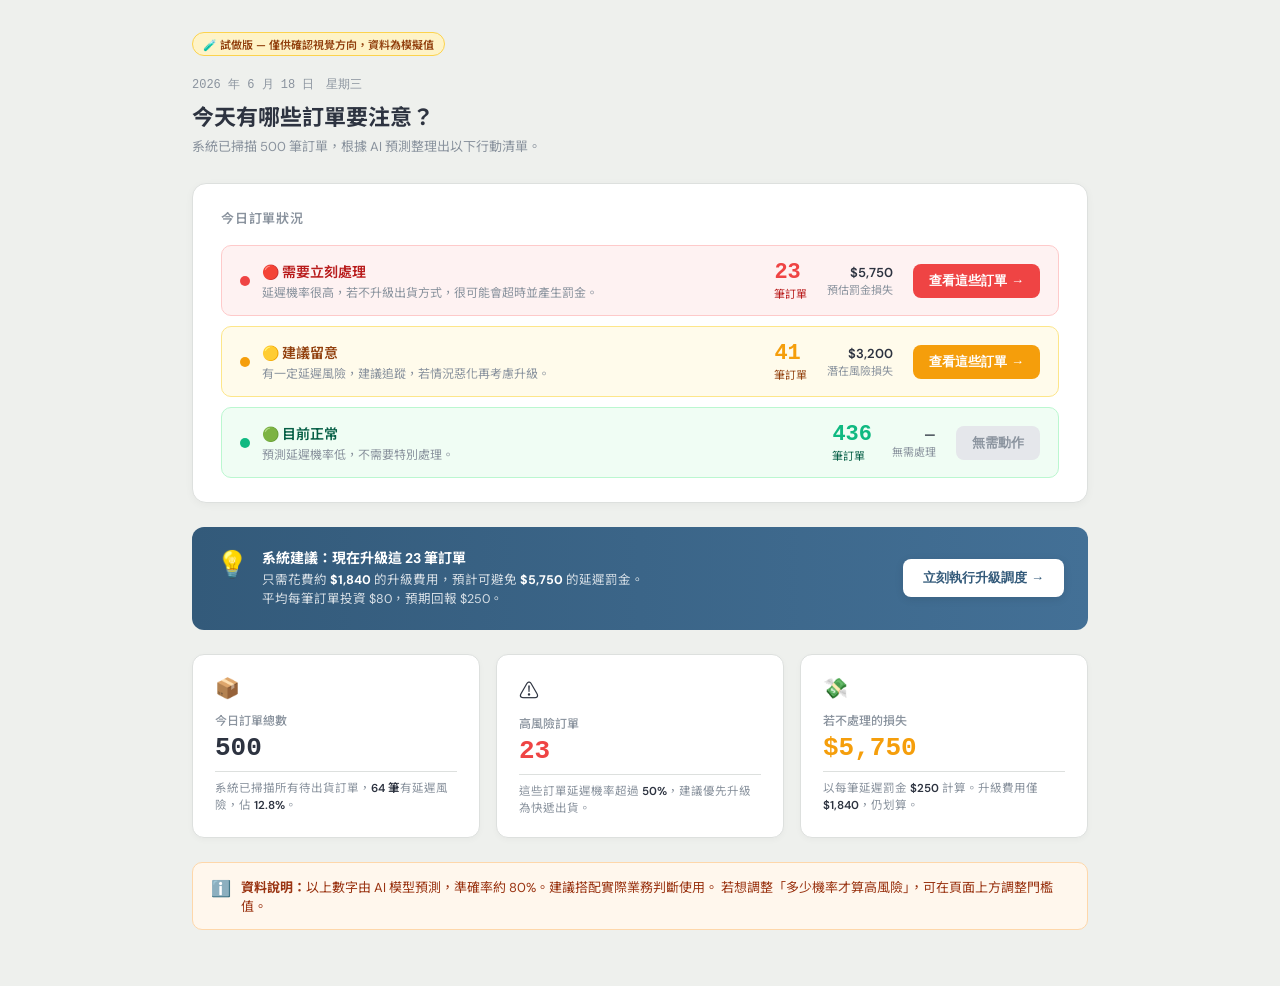
<file: static/dashboard_prototype.html>
<!DOCTYPE html>
<html lang="zh-TW">
<head>
<meta charset="UTF-8">
<meta name="viewport" content="width=device-width, initial-scale=1.0">
<title>Dashboard 試做版</title>
<link href="https://fonts.googleapis.com/css2?family=DM+Sans:wght@300;400;500;600;700&family=Noto+Sans+TC:wght@400;500;600&display=swap" rel="stylesheet">
<style>
:root {
  --navy:    #437096;
  --navy-dk: #335a7a;
  --bg:      #eef0ed;
  --card:    #ffffff;
  --border:  #dde0de;
  --text:    #2d3340;
  --muted:   #8a939e;
  --red:     #ef4444;
  --red-bg:  #fef2f2;
  --red-bd:  #fecaca;
  --yellow:  #f59e0b;
  --yel-bg:  #fffbeb;
  --yel-bd:  #fde68a;
  --green:   #10b981;
  --grn-bg:  #f0fdf4;
  --grn-bd:  #bbf7d0;
}

* { box-sizing: border-box; margin: 0; padding: 0; }
body {
  font-family: 'DM Sans', 'Noto Sans TC', sans-serif;
  background: var(--bg);
  color: var(--text);
  padding: 32px;
  max-width: 960px;
  margin: 0 auto;
}

/* ── 頁面標題 ── */
.page-header { margin-bottom: 28px; }
.page-date { font-size: 12px; color: var(--muted); margin-bottom: 6px; font-family: 'DM Mono', monospace; }
.page-title { font-size: 22px; font-weight: 700; color: var(--text); }
.page-sub { font-size: 13px; color: var(--muted); margin-top: 4px; }

/* ── 今日摘要大卡 ── */
.summary-card {
  background: var(--card);
  border: 1px solid var(--border);
  border-radius: 14px;
  padding: 24px 28px;
  margin-bottom: 24px;
  box-shadow: 0 2px 8px rgba(0,0,0,0.04);
}
.summary-title {
  font-size: 13px;
  font-weight: 600;
  color: var(--muted);
  text-transform: uppercase;
  letter-spacing: 0.8px;
  margin-bottom: 18px;
}
.status-row {
  display: flex;
  align-items: center;
  justify-content: space-between;
  padding: 14px 18px;
  border-radius: 10px;
  margin-bottom: 10px;
  gap: 12px;
  flex-wrap: wrap;
}
.status-row:last-child { margin-bottom: 0; }
.status-row.red    { background: var(--red-bg);  border: 1px solid var(--red-bd); }
.status-row.yellow { background: var(--yel-bg);  border: 1px solid var(--yel-bd); }
.status-row.green  { background: var(--grn-bg);  border: 1px solid var(--grn-bd); }

.status-left { display: flex; align-items: center; gap: 12px; }
.status-dot { width: 10px; height: 10px; border-radius: 50%; flex-shrink: 0; }
.red    .status-dot { background: var(--red); }
.yellow .status-dot { background: var(--yellow); }
.green  .status-dot { background: var(--green); }

.status-label { font-size: 14px; font-weight: 600; }
.red    .status-label { color: #b91c1c; }
.yellow .status-label { color: #92400e; }
.green  .status-label { color: #065f46; }

.status-desc { font-size: 12px; color: var(--muted); margin-top: 2px; }

.status-right { display: flex; align-items: center; gap: 20px; }
.status-count { font-size: 22px; font-weight: 700; font-family: 'DM Mono', monospace; }
.red    .status-count { color: var(--red); }
.yellow .status-count { color: var(--yellow); }
.green  .status-count { color: var(--green); }

.status-meta { text-align: right; }
.status-meta-val { font-size: 13px; font-weight: 600; color: var(--text); }
.status-meta-lbl { font-size: 11px; color: var(--muted); }

.status-action-btn {
  padding: 8px 16px;
  border-radius: 8px;
  border: none;
  font-size: 13px;
  font-weight: 600;
  cursor: pointer;
  white-space: nowrap;
}
.red    .status-action-btn { background: var(--red);    color: white; }
.yellow .status-action-btn { background: var(--yellow); color: white; }
.green  .status-action-btn { background: #e5e7eb; color: var(--muted); cursor: default; }

/* ── KPI 三格 ── */
.kpi-row {
  display: grid;
  grid-template-columns: repeat(3, 1fr);
  gap: 16px;
  margin-bottom: 24px;
}
.kpi-card {
  background: var(--card);
  border: 1px solid var(--border);
  border-radius: 12px;
  padding: 20px 22px;
  box-shadow: 0 2px 6px rgba(0,0,0,0.03);
}
.kpi-icon { font-size: 20px; margin-bottom: 10px; }
.kpi-label { font-size: 12px; color: var(--muted); font-weight: 500; margin-bottom: 4px; }
.kpi-value { font-size: 26px; font-weight: 700; color: var(--text); font-family: 'DM Mono', monospace; }
.kpi-explain {
  font-size: 11.5px;
  color: var(--muted);
  margin-top: 8px;
  line-height: 1.5;
  padding-top: 8px;
  border-top: 1px solid var(--border);
}
.kpi-explain b { color: var(--text); font-weight: 600; }

/* ── 建議動作橫幅 ── */
.action-banner {
  background: linear-gradient(90deg, var(--navy-dk) 0%, var(--navy) 100%);
  border-radius: 12px;
  padding: 20px 24px;
  display: flex;
  align-items: center;
  justify-content: space-between;
  gap: 16px;
  margin-bottom: 24px;
  flex-wrap: wrap;
}
.action-banner-left { display: flex; align-items: flex-start; gap: 14px; }
.action-banner-icon { font-size: 26px; flex-shrink: 0; }
.action-banner-title { font-size: 14px; font-weight: 700; color: white; margin-bottom: 4px; }
.action-banner-desc { font-size: 12.5px; color: rgba(255,255,255,0.8); line-height: 1.55; }
.action-banner-btn {
  background: white;
  color: var(--navy-dk);
  border: none;
  border-radius: 8px;
  padding: 10px 20px;
  font-size: 13px;
  font-weight: 700;
  cursor: pointer;
  white-space: nowrap;
  box-shadow: 0 2px 8px rgba(0,0,0,0.1);
}
.action-banner-btn:hover { background: #f0f4f8; }

/* ── 注意事項提示 ── */
.notice {
  background: #fff7ed;
  border: 1px solid #fed7aa;
  border-radius: 10px;
  padding: 14px 18px;
  font-size: 13px;
  color: #9a3412;
  display: flex;
  align-items: flex-start;
  gap: 10px;
  margin-bottom: 24px;
}
.notice-icon { font-size: 16px; flex-shrink: 0; margin-top: 1px; }
.notice-text b { font-weight: 700; }

/* ── 試做提示 ── */
.prototype-badge {
  display: inline-block;
  background: #fef3c7;
  border: 1px solid #fcd34d;
  color: #92400e;
  font-size: 11px;
  font-weight: 600;
  padding: 3px 10px;
  border-radius: 20px;
  margin-bottom: 20px;
}
</style>
</head>
<body>

<div class="prototype-badge">🧪 試做版 — 僅供確認視覺方向，資料為模擬值</div>

<div class="page-header">
  <div class="page-date">2026 年 6 月 18 日　星期三</div>
  <div class="page-title">今天有哪些訂單要注意？</div>
  <div class="page-sub">系統已掃描 500 筆訂單，根據 AI 預測整理出以下行動清單。</div>
</div>

<!-- 今日摘要 -->
<div class="summary-card">
  <div class="summary-title">今日訂單狀況</div>

  <!-- 紅：立刻處理 -->
  <div class="status-row red">
    <div class="status-left">
      <div class="status-dot"></div>
      <div>
        <div class="status-label">🔴 需要立刻處理</div>
        <div class="status-desc">延遲機率很高，若不升級出貨方式，很可能會超時並產生罰金。</div>
      </div>
    </div>
    <div class="status-right">
      <div>
        <div class="status-count">23</div>
        <div style="font-size:11px; color:#b91c1c;">筆訂單</div>
      </div>
      <div class="status-meta">
        <div class="status-meta-val">$5,750</div>
        <div class="status-meta-lbl">預估罰金損失</div>
      </div>
      <button class="status-action-btn" onclick="alert('前往風險訂單列表（試做版）')">查看這些訂單 →</button>
    </div>
  </div>

  <!-- 黃：留意 -->
  <div class="status-row yellow">
    <div class="status-left">
      <div class="status-dot"></div>
      <div>
        <div class="status-label">🟡 建議留意</div>
        <div class="status-desc">有一定延遲風險，建議追蹤，若情況惡化再考慮升級。</div>
      </div>
    </div>
    <div class="status-right">
      <div>
        <div class="status-count">41</div>
        <div style="font-size:11px; color:#92400e;">筆訂單</div>
      </div>
      <div class="status-meta">
        <div class="status-meta-val">$3,200</div>
        <div class="status-meta-lbl">潛在風險損失</div>
      </div>
      <button class="status-action-btn" onclick="alert('前往風險訂單列表（試做版）')">查看這些訂單 →</button>
    </div>
  </div>

  <!-- 綠：正常 -->
  <div class="status-row green">
    <div class="status-left">
      <div class="status-dot"></div>
      <div>
        <div class="status-label">🟢 目前正常</div>
        <div class="status-desc">預測延遲機率低，不需要特別處理。</div>
      </div>
    </div>
    <div class="status-right">
      <div>
        <div class="status-count">436</div>
        <div style="font-size:11px; color:#065f46;">筆訂單</div>
      </div>
      <div class="status-meta">
        <div class="status-meta-val">—</div>
        <div class="status-meta-lbl">無需處理</div>
      </div>
      <button class="status-action-btn">無需動作</button>
    </div>
  </div>
</div>

<!-- 建議動作橫幅 -->
<div class="action-banner">
  <div class="action-banner-left">
    <div class="action-banner-icon">💡</div>
    <div>
      <div class="action-banner-title">系統建議：現在升級這 23 筆訂單</div>
      <div class="action-banner-desc">
        只需花費約 <b style="color:white;">$1,840</b> 的升級費用，預計可避免 <b style="color:white;">$5,750</b> 的延遲罰金。<br>
        平均每筆訂單投資 $80，預期回報 $250。
      </div>
    </div>
  </div>
  <button class="action-banner-btn" onclick="alert('前往最佳化調度（試做版）')">
    立刻執行升級調度 →
  </button>
</div>

<!-- KPI 三格 -->
<div class="kpi-row">
  <div class="kpi-card">
    <div class="kpi-icon">📦</div>
    <div class="kpi-label">今日訂單總數</div>
    <div class="kpi-value">500</div>
    <div class="kpi-explain">
      系統已掃描所有待出貨訂單，<b>64 筆</b>有延遲風險，佔 <b>12.8%</b>。
    </div>
  </div>
  <div class="kpi-card">
    <div class="kpi-icon">⚠️</div>
    <div class="kpi-label">高風險訂單</div>
    <div class="kpi-value" style="color: #ef4444;">23</div>
    <div class="kpi-explain">
      這些訂單延遲機率超過 <b>50%</b>，建議優先升級為快遞出貨。
    </div>
  </div>
  <div class="kpi-card">
    <div class="kpi-icon">💸</div>
    <div class="kpi-label">若不處理的損失</div>
    <div class="kpi-value" style="color: #f59e0b;">$5,750</div>
    <div class="kpi-explain">
      以每筆延遲罰金 <b>$250</b> 計算。升級費用僅 <b>$1,840</b>，仍划算。
    </div>
  </div>
</div>

<!-- 提示橫幅 -->
<div class="notice">
  <div class="notice-icon">ℹ️</div>
  <div class="notice-text">
    <b>資料說明：</b>以上數字由 AI 模型預測，準確率約 80%。建議搭配實際業務判斷使用。
    若想調整「多少機率才算高風險」，可在頁面上方調整門檻值。
  </div>
</div>

</body>
</html>
</file>
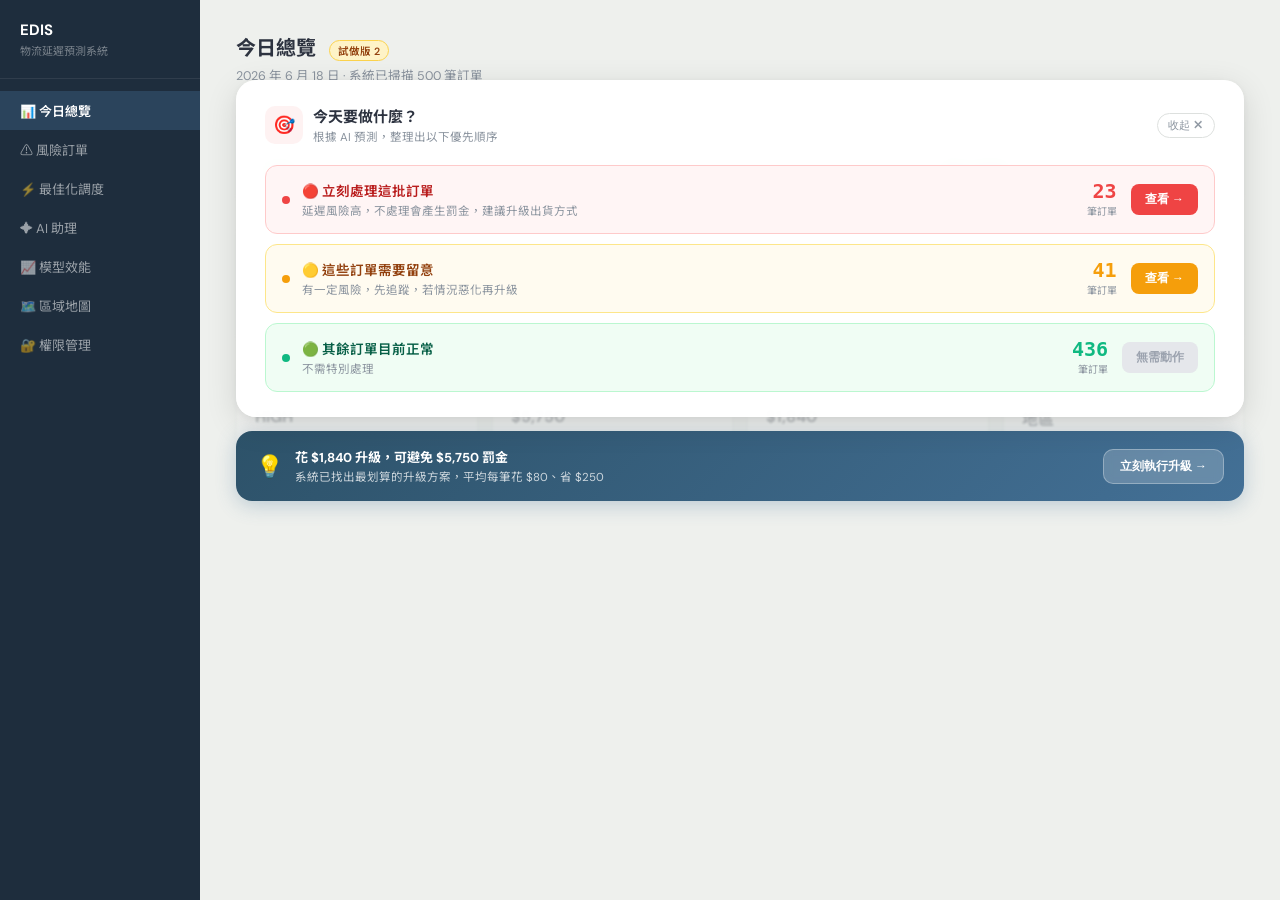
<file: static/dashboard_prototype2.html>
<!DOCTYPE html>
<html lang="zh-TW">
<head>
<meta charset="UTF-8">
<meta name="viewport" content="width=device-width, initial-scale=1.0">
<title>Dashboard 試做版 2 — 懸浮卡片</title>
<link href="https://fonts.googleapis.com/css2?family=DM+Sans:wght@300;400;500;600;700&family=Noto+Sans+TC:wght@400;500;600;700&display=swap" rel="stylesheet">
<style>
:root {
  --navy:    #437096;
  --navy-dk: #2d5269;
  --bg:      #eef0ed;
  --card:    #ffffff;
  --border:  #dde0de;
  --text:    #2d3340;
  --muted:   #8a939e;
  --sidebar: #1e2d3d;
}
* { box-sizing: border-box; margin: 0; padding: 0; }
body { font-family: 'DM Sans','Noto Sans TC',sans-serif; background: var(--bg); display: flex; min-height: 100vh; }

/* ── Sidebar ── */
.sidebar {
  width: 200px; flex-shrink: 0;
  background: var(--sidebar);
  display: flex; flex-direction: column;
  padding: 20px 0;
}
.sidebar-logo {
  padding: 0 20px 20px;
  font-size: 15px; font-weight: 700; color: white;
  border-bottom: 1px solid rgba(255,255,255,0.08);
  margin-bottom: 12px;
}
.sidebar-logo span { font-size: 11px; display: block; color: rgba(255,255,255,0.4); font-weight: 400; margin-top: 2px; }
.nav-item {
  padding: 10px 20px;
  font-size: 13px; color: rgba(255,255,255,0.55);
  cursor: pointer; border-radius: 0;
  display: flex; align-items: center; gap: 10px;
}
.nav-item.active { background: rgba(67,112,150,0.35); color: white; font-weight: 600; }
.nav-item:hover:not(.active) { background: rgba(255,255,255,0.05); color: rgba(255,255,255,0.8); }

/* ── Main ── */
.main { flex: 1; overflow-y: auto; padding: 32px 36px; position: relative; }
.page-title { font-size: 20px; font-weight: 700; color: var(--text); margin-bottom: 4px; }
.page-sub { font-size: 12.5px; color: var(--muted); margin-bottom: 28px; }

/* ── 背景資料區（模擬原本 Dashboard 的感覺，刻意模糊） ── */
.bg-content {
  display: grid; grid-template-columns: repeat(3,1fr); gap: 14px; margin-bottom: 20px;
  opacity: 0.25; filter: blur(1px); pointer-events: none; user-select: none;
}
.bg-card {
  background: white; border-radius: 10px; padding: 18px;
  border: 1px solid var(--border);
}
.bg-card-label { font-size: 11px; color: var(--muted); margin-bottom: 8px; }
.bg-card-val { font-size: 24px; font-weight: 700; color: var(--text); }
.bg-chart { background: white; border-radius: 10px; padding: 18px; border: 1px solid var(--border); height: 120px; margin-bottom: 20px; opacity: 0.25; filter: blur(1px); }

/* ── 懸浮卡片容器 ── */
.float-layer {
  position: absolute;
  top: 80px; left: 36px; right: 36px;
  pointer-events: none;
}

/* ── 懸浮主卡 ── */
.float-card {
  pointer-events: all;
  background: rgba(255,255,255,0.96);
  backdrop-filter: blur(12px);
  border: 1px solid rgba(255,255,255,0.8);
  border-radius: 20px;
  box-shadow: 0 8px 32px rgba(0,0,0,0.12), 0 2px 8px rgba(0,0,0,0.06);
  padding: 24px 28px;
  margin-bottom: 14px;
}
.float-card-header {
  display: flex; align-items: center; justify-content: space-between;
  margin-bottom: 20px;
}
.float-card-title {
  display: flex; align-items: center; gap: 10px;
}
.float-card-icon {
  width: 38px; height: 38px; border-radius: 10px;
  display: flex; align-items: center; justify-content: center;
  font-size: 18px;
}
.float-card-icon.urgent { background: #fef2f2; }
.float-card-icon.info   { background: #eff6ff; }
.float-card-title-text { font-size: 15px; font-weight: 700; color: var(--text); }
.float-card-title-sub  { font-size: 11.5px; color: var(--muted); margin-top: 1px; }
.float-card-dismiss {
  font-size: 11px; color: var(--muted); cursor: pointer; padding: 4px 10px;
  border-radius: 20px; border: 1px solid var(--border);
  background: transparent;
}
.float-card-dismiss:hover { background: var(--bg); }

/* ── 行動項目列表 ── */
.action-list { display: flex; flex-direction: column; gap: 10px; }
.action-item {
  display: flex; align-items: center; justify-content: space-between;
  padding: 14px 16px;
  border-radius: 12px;
  border: 1px solid transparent;
  gap: 12px;
  cursor: pointer;
  transition: transform 0.1s, box-shadow 0.1s;
}
.action-item:hover { transform: translateY(-1px); box-shadow: 0 4px 12px rgba(0,0,0,0.08); }
.action-item.red    { background: #fff5f5; border-color: #fecaca; }
.action-item.yellow { background: #fffbf0; border-color: #fde68a; }
.action-item.green  { background: #f0fdf4; border-color: #bbf7d0; cursor: default; }
.action-item.green:hover { transform: none; box-shadow: none; }

.action-item-left { display: flex; align-items: center; gap: 12px; flex: 1; min-width: 0; }
.action-dot { width: 8px; height: 8px; border-radius: 50%; flex-shrink: 0; }
.red    .action-dot { background: #ef4444; }
.yellow .action-dot { background: #f59e0b; }
.green  .action-dot { background: #10b981; }

.action-text { flex: 1; min-width: 0; }
.action-label { font-size: 13.5px; font-weight: 600; }
.red    .action-label { color: #b91c1c; }
.yellow .action-label { color: #92400e; }
.green  .action-label { color: #065f46; }
.action-desc { font-size: 11.5px; color: var(--muted); margin-top: 2px; white-space: nowrap; overflow: hidden; text-overflow: ellipsis; }

.action-right { display: flex; align-items: center; gap: 14px; flex-shrink: 0; }
.action-count { text-align: right; }
.action-count-val { font-size: 20px; font-weight: 700; font-family: 'DM Mono',monospace; line-height: 1; }
.red    .action-count-val { color: #ef4444; }
.yellow .action-count-val { color: #f59e0b; }
.green  .action-count-val { color: #10b981; }
.action-count-unit { font-size: 10px; color: var(--muted); margin-top: 2px; }

.action-btn {
  padding: 7px 14px; border-radius: 8px; border: none;
  font-size: 12px; font-weight: 600; cursor: pointer; white-space: nowrap;
}
.red    .action-btn { background: #ef4444; color: white; }
.yellow .action-btn { background: #f59e0b; color: white; }
.green  .action-btn { background: #e5e7eb; color: #9ca3af; cursor: default; }

/* ── 建議小卡（底部） ── */
.float-hint {
  pointer-events: all;
  background: linear-gradient(135deg, var(--navy-dk) 0%, var(--navy) 100%);
  border-radius: 16px;
  padding: 16px 20px;
  display: flex; align-items: center; justify-content: space-between; gap: 14px;
  box-shadow: 0 4px 20px rgba(67,112,150,0.3);
}
.float-hint-left { display: flex; align-items: center; gap: 12px; }
.float-hint-emoji { font-size: 22px; }
.float-hint-title { font-size: 13px; font-weight: 700; color: white; }
.float-hint-desc  { font-size: 11.5px; color: rgba(255,255,255,0.75); margin-top: 2px; }
.float-hint-btn {
  background: rgba(255,255,255,0.2);
  border: 1px solid rgba(255,255,255,0.3);
  color: white; border-radius: 10px;
  padding: 8px 16px; font-size: 12px; font-weight: 600;
  cursor: pointer; white-space: nowrap;
  backdrop-filter: blur(4px);
}
.float-hint-btn:hover { background: rgba(255,255,255,0.3); }

/* ── 試做標籤 ── */
.proto-tag {
  display: inline-block;
  background: #fef3c7; border: 1px solid #fcd34d;
  color: #92400e; font-size: 10.5px; font-weight: 600;
  padding: 2px 8px; border-radius: 20px; margin-left: 8px;
  vertical-align: middle;
}
</style>
</head>
<body>

<!-- Sidebar -->
<div class="sidebar">
  <div class="sidebar-logo">EDIS <span>物流延遲預測系統</span></div>
  <div class="nav-item active">📊 今日總覽</div>
  <div class="nav-item">⚠️ 風險訂單</div>
  <div class="nav-item">⚡ 最佳化調度</div>
  <div class="nav-item">✦ AI 助理</div>
  <div class="nav-item">📈 模型效能</div>
  <div class="nav-item">🗺️ 區域地圖</div>
  <div class="nav-item">🔐 權限管理</div>
</div>

<!-- Main -->
<div class="main">
  <div class="page-title">今日總覽 <span class="proto-tag">試做版 2</span></div>
  <div class="page-sub">2026 年 6 月 18 日 · 系統已掃描 500 筆訂單</div>

  <!-- 背景（模擬舊 Dashboard 的資料區塊，刻意淡化） -->
  <div class="bg-content">
    <div class="bg-card"><div class="bg-card-label">待處理訂單總數</div><div class="bg-card-val">500</div></div>
    <div class="bg-card"><div class="bg-card-label">預估延遲訂單數</div><div class="bg-card-val">64</div></div>
    <div class="bg-card"><div class="bg-card-label">預期延遲罰金損失</div><div class="bg-card-val">$8,950</div></div>
  </div>
  <div class="bg-chart"></div>
  <div class="bg-content" style="grid-template-columns:repeat(4,1fr);">
    <div class="bg-card"><div class="bg-card-label">SLA Risk</div><div class="bg-card-val" style="font-size:16px">HIGH</div></div>
    <div class="bg-card"><div class="bg-card-label">Penalty Exposure</div><div class="bg-card-val" style="font-size:16px">$5,750</div></div>
    <div class="bg-card"><div class="bg-card-label">Budget Ask</div><div class="bg-card-val" style="font-size:16px">$1,840</div></div>
    <div class="bg-card"><div class="bg-card-label">Primary Driver</div><div class="bg-card-val" style="font-size:16px">地區</div></div>
  </div>

  <!-- 懸浮卡片層 -->
  <div class="float-layer">

    <!-- 主卡：今天要做什麼 -->
    <div class="float-card">
      <div class="float-card-header">
        <div class="float-card-title">
          <div class="float-card-icon urgent">🎯</div>
          <div>
            <div class="float-card-title-text">今天要做什麼？</div>
            <div class="float-card-title-sub">根據 AI 預測，整理出以下優先順序</div>
          </div>
        </div>
        <button class="float-card-dismiss" onclick="this.closest('.float-card').style.display='none'">收起 ✕</button>
      </div>

      <div class="action-list">
        <!-- 紅：立刻處理 -->
        <div class="action-item red" onclick="alert('前往風險訂單列表')">
          <div class="action-item-left">
            <div class="action-dot"></div>
            <div class="action-text">
              <div class="action-label">🔴 立刻處理這批訂單</div>
              <div class="action-desc">延遲風險高，不處理會產生罰金，建議升級出貨方式</div>
            </div>
          </div>
          <div class="action-right">
            <div class="action-count">
              <div class="action-count-val">23</div>
              <div class="action-count-unit">筆訂單</div>
            </div>
            <button class="action-btn">查看 →</button>
          </div>
        </div>

        <!-- 黃：留意 -->
        <div class="action-item yellow" onclick="alert('前往風險訂單列表（黃色篩選）')">
          <div class="action-item-left">
            <div class="action-dot"></div>
            <div class="action-text">
              <div class="action-label">🟡 這些訂單需要留意</div>
              <div class="action-desc">有一定風險，先追蹤，若情況惡化再升級</div>
            </div>
          </div>
          <div class="action-right">
            <div class="action-count">
              <div class="action-count-val">41</div>
              <div class="action-count-unit">筆訂單</div>
            </div>
            <button class="action-btn">查看 →</button>
          </div>
        </div>

        <!-- 綠：正常 -->
        <div class="action-item green">
          <div class="action-item-left">
            <div class="action-dot"></div>
            <div class="action-text">
              <div class="action-label">🟢 其餘訂單目前正常</div>
              <div class="action-desc">不需特別處理</div>
            </div>
          </div>
          <div class="action-right">
            <div class="action-count">
              <div class="action-count-val">436</div>
              <div class="action-count-unit">筆訂單</div>
            </div>
            <button class="action-btn">無需動作</button>
          </div>
        </div>
      </div>
    </div>

    <!-- 建議動作小卡 -->
    <div class="float-hint">
      <div class="float-hint-left">
        <div class="float-hint-emoji">💡</div>
        <div>
          <div class="float-hint-title">花 $1,840 升級，可避免 $5,750 罰金</div>
          <div class="float-hint-desc">系統已找出最划算的升級方案，平均每筆花 $80、省 $250</div>
        </div>
      </div>
      <button class="float-hint-btn" onclick="alert('前往最佳化調度')">立刻執行升級 →</button>
    </div>

  </div>
</div>

</body>
</html>
</file>
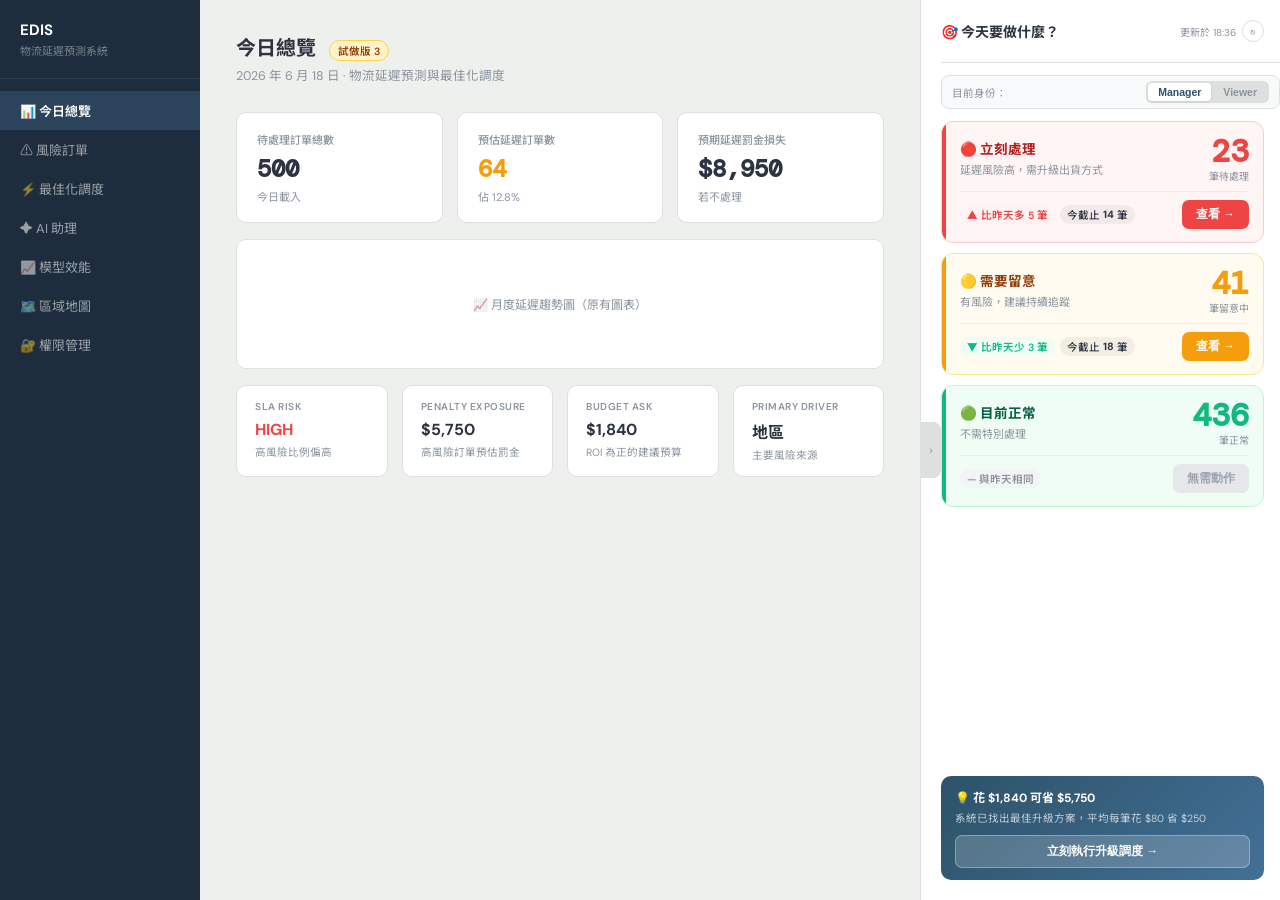
<file: static/dashboard_prototype3.html>
<!DOCTYPE html>
<html lang="zh-TW">
<head>
<meta charset="UTF-8">
<meta name="viewport" content="width=device-width, initial-scale=1.0">
<title>Dashboard 試做版 3 — 右側面板</title>
<link href="https://fonts.googleapis.com/css2?family=DM+Sans:wght@300;400;500;600;700&family=Noto+Sans+TC:wght@400;500;600;700&family=DM+Mono:wght@400;500&display=swap" rel="stylesheet">
<style>
:root {
  --navy:    #437096;
  --navy-dk: #2d5269;
  --bg:      #eef0ed;
  --card:    #ffffff;
  --border:  #dde0de;
  --text:    #2d3340;
  --muted:   #8a939e;
  --sidebar: #1e2d3d;
}
* { box-sizing: border-box; margin: 0; padding: 0; }
body { font-family: 'DM Sans','Noto Sans TC',sans-serif; background: var(--bg); display: flex; min-height: 100vh; overflow: hidden; }

/* ════════════════════════
   左側導覽列（固定，不收折）
════════════════════════ */
.sidebar {
  width: 200px; flex-shrink: 0;
  background: var(--sidebar);
  display: flex; flex-direction: column;
  padding: 20px 0;
}
.sidebar-logo { padding: 0 20px 20px; font-size: 15px; font-weight: 700; color: white; border-bottom: 1px solid rgba(255,255,255,0.08); margin-bottom: 12px; }
.sidebar-logo span { font-size: 11px; display: block; color: rgba(255,255,255,0.4); font-weight: 400; margin-top: 2px; }
.nav-item { padding: 10px 20px; font-size: 13px; color: rgba(255,255,255,0.55); cursor: pointer; display: flex; align-items: center; gap: 10px; }
.nav-item.active { background: rgba(67,112,150,0.35); color: white; font-weight: 600; }
.nav-item:hover:not(.active) { background: rgba(255,255,255,0.05); color: rgba(255,255,255,0.8); }

/* ════════════════════════
   主內容
════════════════════════ */
.main {
  flex: 1; overflow-y: auto;
  padding: 32px 36px;
  min-width: 0;
}
.page-title { font-size: 20px; font-weight: 700; color: var(--text); margin-bottom: 4px; }
.page-sub { font-size: 12.5px; color: var(--muted); margin-bottom: 28px; }
.proto-tag { display: inline-block; background: #fef3c7; border: 1px solid #fcd34d; color: #92400e; font-size: 10.5px; font-weight: 600; padding: 2px 8px; border-radius: 20px; margin-left: 8px; vertical-align: middle; }

.kpi-row { display: grid; grid-template-columns: repeat(3,1fr); gap: 14px; margin-bottom: 16px; }
.kpi-card { background: white; border-radius: 10px; padding: 18px 20px; border: 1px solid var(--border); }
.kpi-label { font-size: 11px; color: var(--muted); margin-bottom: 6px; font-weight: 500; }
.kpi-val { font-size: 24px; font-weight: 700; color: var(--text); font-family: 'DM Mono',monospace; }
.kpi-sub { font-size: 11px; color: var(--muted); margin-top: 4px; }
.exec-row { display: grid; grid-template-columns: repeat(4,1fr); gap: 14px; margin-bottom: 16px; }
.exec-card { background: white; border-radius: 10px; padding: 14px 18px; border: 1px solid var(--border); }
.exec-label { font-size: 10px; color: var(--muted); font-weight: 600; text-transform: uppercase; letter-spacing: .5px; margin-bottom: 6px; }
.exec-val { font-size: 16px; font-weight: 700; color: var(--text); }
.exec-note { font-size: 10.5px; color: var(--muted); margin-top: 4px; }
.chart-card { background: white; border-radius: 10px; padding: 18px 20px; border: 1px solid var(--border); height: 130px; display: flex; align-items: center; justify-content: center; margin-bottom: 16px; }
.chart-placeholder { color: var(--muted); font-size: 12px; }

/* ════════════════════════
   右側行動面板
════════════════════════ */
#right-panel {
  flex-shrink: 0;
  width: 360px;
  background: var(--card);
  border-left: 1px solid var(--border);
  display: flex; flex-direction: column;
  position: relative;
  transition: width .28s cubic-bezier(.4,0,.2,1);
  overflow: hidden;
}
#right-panel.collapsed { width: 44px; }

/* 收折按鈕（貼在面板左緣） */
.rp-toggle {
  position: absolute;
  top: 50%; left: 0;
  transform: translateY(-50%);
  width: 20px; height: 56px;
  background: var(--border);
  border: none; border-radius: 0 8px 8px 0;
  cursor: pointer;
  display: flex; align-items: center; justify-content: center;
  color: var(--muted); font-size: 11px;
  transition: background .15s, color .15s;
  z-index: 10;
}
.rp-toggle:hover { background: var(--navy); color: white; }
.rp-toggle-arrow {
  transition: transform .28s cubic-bezier(.4,0,.2,1);
  display: inline-block;
}
#right-panel.collapsed .rp-toggle-arrow { transform: rotate(180deg); }

/* 收合狀態：垂直標題 */
.rp-collapsed-label {
  position: absolute;
  top: 0; left: 0; right: 0; bottom: 0;
  display: flex; flex-direction: column;
  align-items: center; justify-content: center;
  gap: 8px;
  opacity: 0;
  transition: opacity .2s;
  pointer-events: none;
}
#right-panel.collapsed .rp-collapsed-label { opacity: 1; pointer-events: all; cursor: pointer; }
.rp-collapsed-label:hover ~ * { background: var(--bg); }
.rp-badge {
  background: #ef4444; color: white;
  font-size: 11px; font-weight: 700;
  width: 22px; height: 22px; border-radius: 50%;
  display: flex; align-items: center; justify-content: center;
  font-family: 'DM Mono', monospace;
}
.rp-vtxt {
  writing-mode: vertical-rl;
  text-orientation: mixed;
  font-size: 11px; font-weight: 600;
  color: var(--muted);
  letter-spacing: 1px;
}

/* 展開狀態：全部內容 */
.rp-content {
  flex: 1; display: flex; flex-direction: column;
  padding-left: 20px;
  overflow: hidden;
  opacity: 1;
  transition: opacity .2s;
  min-width: 340px;
}
#right-panel.collapsed .rp-content { opacity: 0; pointer-events: none; }

/* 面板標題 */
.rp-header {
  padding: 20px 16px 14px 0;
  border-bottom: 1px solid var(--border);
  margin-bottom: 12px;
}
.rp-header-top {
  display: flex; align-items: center; justify-content: space-between;
  margin-bottom: 6px;
}
.rp-title { font-size: 14px; font-weight: 700; color: var(--text); display: flex; align-items: center; gap: 7px; }
.rp-header-right { display: flex; align-items: center; gap: 6px; }
.rp-update { font-size: 10px; color: var(--muted); }
.rp-refresh {
  width: 22px; height: 22px; border-radius: 50%;
  border: 1px solid var(--border); background: transparent;
  cursor: pointer; display: flex; align-items: center; justify-content: center;
  font-size: 11px; color: var(--muted);
}
.rp-refresh:hover { background: var(--bg); color: var(--navy); }
.rp-refresh.spinning { animation: spin .7s linear; }
@keyframes spin { to { transform: rotate(360deg); } }

/* 角色切換 */
.role-bar {
  display: flex; align-items: center; justify-content: space-between;
  background: #f8f9fa; border: 1px solid var(--border);
  border-radius: 8px; padding: 5px 10px;
  margin: 0 0 12px;
}
.role-label-txt { font-size: 10.5px; color: var(--muted); }
.role-toggle { display: flex; background: var(--border); border-radius: 6px; padding: 2px; gap: 2px; }
.role-btn { font-size: 10.5px; font-weight: 600; padding: 3px 10px; border-radius: 4px; border: none; cursor: pointer; background: transparent; color: var(--muted); }
.role-btn.active { background: white; color: var(--navy-dk); box-shadow: 0 1px 3px rgba(0,0,0,.1); }

/* 行動列表 */
.rp-list { display: flex; flex-direction: column; gap: 10px; padding-right: 16px; overflow-y: auto; flex: 1; }

.rp-item {
  border-radius: 12px;
  cursor: pointer;
  transition: box-shadow .15s, transform .12s;
  border: 1px solid transparent;
  overflow: hidden;
  position: relative;
}
.rp-item:hover { transform: translateY(-1px); box-shadow: 0 4px 14px rgba(0,0,0,.08); }
.rp-item.red    { background: #fff5f5; border-color: #fecaca; }
.rp-item.yellow { background: #fffbf0; border-color: #fde68a; }
.rp-item.green  { background: #f0fdf4; border-color: #bbf7d0; cursor: default; }
.rp-item.green:hover { transform: none; box-shadow: none; }

/* 左側色條 */
.rp-item::before {
  content: '';
  position: absolute; left: 0; top: 0; bottom: 0;
  width: 4px; border-radius: 12px 0 0 12px;
}
.rp-item.red::before    { background: #ef4444; }
.rp-item.yellow::before { background: #f59e0b; }
.rp-item.green::before  { background: #10b981; }

.rp-item-inner { padding: 13px 14px 13px 18px; }

/* 上半：數字 + 標題 */
.rp-item-top {
  display: flex; align-items: center;
  justify-content: space-between; gap: 10px;
  margin-bottom: 8px;
}
.rp-item-left { flex: 1; min-width: 0; }
.rp-item-label {
  font-size: 13.5px; font-weight: 700; line-height: 1.3;
  margin-bottom: 3px;
}
.red    .rp-item-label { color: #b91c1c; }
.yellow .rp-item-label { color: #92400e; }
.green  .rp-item-label { color: #065f46; }
.rp-item-desc { font-size: 11px; color: var(--muted); }

/* 大數字 */
.rp-item-count { text-align: right; flex-shrink: 0; }
.rp-count-val {
  font-size: 32px; font-weight: 700;
  font-family: 'DM Mono',monospace;
  line-height: 1;
}
.red    .rp-count-val { color: #ef4444; }
.yellow .rp-count-val { color: #f59e0b; }
.green  .rp-count-val { color: #10b981; }
.rp-count-unit { font-size: 10px; color: var(--muted); text-align: right; margin-top: 1px; }

/* 下半：趨勢 + 截止日 + 按鈕 */
.rp-item-footer {
  display: flex; align-items: center; justify-content: space-between;
  gap: 8px;
  padding-top: 8px;
  border-top: 1px solid rgba(0,0,0,.06);
}
.rp-item-tags { display: flex; align-items: center; gap: 5px; flex-wrap: wrap; }

/* 趨勢標籤 */
.rp-trend-tag {
  display: inline-flex; align-items: center; gap: 3px;
  font-size: 10.5px; font-weight: 600;
  padding: 2px 7px; border-radius: 20px;
}
.trend-up   { background: #fef2f2; color: #ef4444; }
.trend-down { background: #f0fdf4; color: #10b981; }
.trend-same { background: #f3f4f6; color: var(--muted); }

/* 截止日標籤 */
.rp-due-tag {
  display: inline-flex; align-items: center; gap: 3px;
  font-size: 10.5px; font-weight: 500;
  padding: 2px 7px; border-radius: 20px;
  background: rgba(0,0,0,.05); color: var(--text);
}
.rp-due-tag b { font-weight: 700; }

.rp-btn {
  padding: 6px 14px; border-radius: 7px; border: none;
  font-size: 12px; font-weight: 600; cursor: pointer;
  white-space: nowrap; flex-shrink: 0;
}
.red    .rp-btn { background: #ef4444; color: white; }
.yellow .rp-btn { background: #f59e0b; color: white; }
.green  .rp-btn { background: #e5e7eb; color: #9ca3af; cursor: default; }
.rp-btn.locked  { background: #e5e7eb; color: #9ca3af; cursor: not-allowed; }

/* 建議橫幅 */
.rp-hint {
  margin: 12px 16px 20px 0;
  background: linear-gradient(135deg, var(--navy-dk), var(--navy));
  border-radius: 10px; padding: 12px 14px;
  flex-shrink: 0;
}
.rp-hint-title { font-size: 12px; font-weight: 700; color: white; margin-bottom: 4px; }
.rp-hint-desc  { font-size: 10.5px; color: rgba(255,255,255,.7); margin-bottom: 10px; }
.rp-hint-btn {
  width: 100%; background: rgba(255,255,255,.18);
  border: 1px solid rgba(255,255,255,.3); color: white;
  border-radius: 7px; padding: 7px; font-size: 12px; font-weight: 600;
  cursor: pointer;
}
.rp-hint-btn:hover { background: rgba(255,255,255,.28); }
.rp-hint-btn.locked { opacity: .5; cursor: not-allowed; }

/* 載入 skeleton */
.skeleton-list { display: flex; flex-direction: column; gap: 8px; padding-right: 16px; }
.skeleton-item {
  height: 90px; border-radius: 10px;
  background: linear-gradient(90deg, #f0f0f0 25%, #e0e0e0 50%, #f0f0f0 75%);
  background-size: 200% 100%;
  animation: shimmer 1.4s infinite;
}
@keyframes shimmer { 0%{background-position:200% 0} 100%{background-position:-200% 0} }

/* 空狀態 */
.empty-state { text-align: center; padding: 28px 16px; }
.empty-icon  { font-size: 32px; margin-bottom: 8px; }
.empty-title { font-size: 13px; font-weight: 700; color: #065f46; margin-bottom: 4px; }
.empty-desc  { font-size: 11px; color: var(--muted); }
</style>
</head>
<body>

<!-- 左側導覽列 -->
<div class="sidebar">
  <div class="sidebar-logo">EDIS <span>物流延遲預測系統</span></div>
  <div class="nav-item active">📊 今日總覽</div>
  <div class="nav-item">⚠️ 風險訂單</div>
  <div class="nav-item">⚡ 最佳化調度</div>
  <div class="nav-item">✦ AI 助理</div>
  <div class="nav-item">📈 模型效能</div>
  <div class="nav-item">🗺️ 區域地圖</div>
  <div class="nav-item">🔐 權限管理</div>
</div>

<!-- 主內容 -->
<div class="main">
  <div class="page-title">今日總覽 <span class="proto-tag">試做版 3</span></div>
  <div class="page-sub">2026 年 6 月 18 日 · 物流延遲預測與最佳化調度</div>
  <div class="kpi-row">
    <div class="kpi-card"><div class="kpi-label">待處理訂單總數</div><div class="kpi-val">500</div><div class="kpi-sub">今日載入</div></div>
    <div class="kpi-card"><div class="kpi-label">預估延遲訂單數</div><div class="kpi-val" style="color:#f59e0b">64</div><div class="kpi-sub">佔 12.8%</div></div>
    <div class="kpi-card"><div class="kpi-label">預期延遲罰金損失</div><div class="kpi-val">$8,950</div><div class="kpi-sub">若不處理</div></div>
  </div>
  <div class="chart-card"><div class="chart-placeholder">📈 月度延遲趨勢圖（原有圖表）</div></div>
  <div class="exec-row">
    <div class="exec-card"><div class="exec-label">SLA Risk</div><div class="exec-val" style="color:#ef4444">HIGH</div><div class="exec-note">高風險比例偏高</div></div>
    <div class="exec-card"><div class="exec-label">Penalty Exposure</div><div class="exec-val">$5,750</div><div class="exec-note">高風險訂單預估罰金</div></div>
    <div class="exec-card"><div class="exec-label">Budget Ask</div><div class="exec-val">$1,840</div><div class="exec-note">ROI 為正的建議預算</div></div>
    <div class="exec-card"><div class="exec-label">Primary Driver</div><div class="exec-val">地區</div><div class="exec-note">主要風險來源</div></div>
  </div>
</div>

<!-- 右側行動面板 -->
<div id="right-panel">

  <!-- 收折按鈕 -->
  <button class="rp-toggle" onclick="toggleRightPanel()" title="收合行動面板">
    <span class="rp-toggle-arrow">›</span>
  </button>

  <!-- 收合狀態顯示 -->
  <div class="rp-collapsed-label" onclick="toggleRightPanel()">
    <div class="rp-badge">23</div>
    <div class="rp-vtxt">今日待辦</div>
  </div>

  <!-- 展開內容 -->
  <div class="rp-content">

    <!-- 標題 -->
    <div class="rp-header">
      <div class="rp-header-top">
        <div class="rp-title">🎯 今天要做什麼？</div>
        <div class="rp-header-right">
          <span class="rp-update" id="rp-update">更新中...</span>
          <button class="rp-refresh" id="rp-refresh" onclick="doRefresh()" title="重新整理">↻</button>
        </div>
      </div>
    </div>

    <!-- 角色切換 -->
    <div class="role-bar">
      <span class="role-label-txt">目前身份：</span>
      <div class="role-toggle">
        <button class="role-btn active" id="role-manager" onclick="setRole('manager')">Manager</button>
        <button class="role-btn"        id="role-viewer"  onclick="setRole('viewer')">Viewer</button>
      </div>
    </div>

    <!-- skeleton -->
    <div id="rp-skeleton" class="skeleton-list" style="display:none">
      <div class="skeleton-item"></div>
      <div class="skeleton-item"></div>
      <div class="skeleton-item"></div>
    </div>

    <!-- 空狀態 -->
    <div class="empty-state" id="rp-empty" style="display:none">
      <div class="empty-icon">✅</div>
      <div class="empty-title">今天所有訂單都正常！</div>
      <div class="empty-desc">沒有高風險或需要留意的訂單</div>
    </div>

    <!-- 行動列表 -->
    <div class="rp-list" id="rp-list">

      <!-- 紅 -->
      <div class="rp-item red" onclick="handleItemClick('red')">
        <div class="rp-item-inner">
          <div class="rp-item-top">
            <div class="rp-item-left">
              <div class="rp-item-label">🔴 立刻處理</div>
              <div class="rp-item-desc">延遲風險高，需升級出貨方式</div>
            </div>
            <div class="rp-item-count">
              <div class="rp-count-val">23</div>
              <div class="rp-count-unit">筆待處理</div>
            </div>
          </div>
          <div class="rp-item-footer">
            <div class="rp-item-tags">
              <span class="rp-trend-tag trend-up">▲ 比昨天多 5 筆</span>
              <span class="rp-due-tag">今截止 <b>14</b> 筆</span>
            </div>
            <button class="rp-btn" id="red-btn">查看 →</button>
          </div>
        </div>
      </div>

      <!-- 黃 -->
      <div class="rp-item yellow" onclick="handleItemClick('yellow')">
        <div class="rp-item-inner">
          <div class="rp-item-top">
            <div class="rp-item-left">
              <div class="rp-item-label">🟡 需要留意</div>
              <div class="rp-item-desc">有風險，建議持續追蹤</div>
            </div>
            <div class="rp-item-count">
              <div class="rp-count-val">41</div>
              <div class="rp-count-unit">筆留意中</div>
            </div>
          </div>
          <div class="rp-item-footer">
            <div class="rp-item-tags">
              <span class="rp-trend-tag trend-down">▼ 比昨天少 3 筆</span>
              <span class="rp-due-tag">今截止 <b>18</b> 筆</span>
            </div>
            <button class="rp-btn" id="yellow-btn">查看 →</button>
          </div>
        </div>
      </div>

      <!-- 綠 -->
      <div class="rp-item green">
        <div class="rp-item-inner">
          <div class="rp-item-top">
            <div class="rp-item-left">
              <div class="rp-item-label">🟢 目前正常</div>
              <div class="rp-item-desc">不需特別處理</div>
            </div>
            <div class="rp-item-count">
              <div class="rp-count-val">436</div>
              <div class="rp-count-unit">筆正常</div>
            </div>
          </div>
          <div class="rp-item-footer">
            <div class="rp-item-tags">
              <span class="rp-trend-tag trend-same">— 與昨天相同</span>
            </div>
            <button class="rp-btn">無需動作</button>
          </div>
        </div>
      </div>

    </div>

    <!-- 建議橫幅 -->
    <div class="rp-hint">
      <div class="rp-hint-title">💡 花 $1,840 可省 $5,750</div>
      <div class="rp-hint-desc">系統已找出最佳升級方案，平均每筆花 $80 省 $250</div>
      <button class="rp-hint-btn" id="hint-btn" onclick="handleUpgrade()">立刻執行升級調度 →</button>
    </div>
  </div>
</div>

<script>
let role = 'manager';

// ── 右側面板收折 ──────────────────────────────────
function toggleRightPanel() {
  const p = document.getElementById('right-panel');
  const collapsed = p.classList.toggle('collapsed');
  localStorage.setItem('rp_collapsed', collapsed ? '1' : '0');
}
if (localStorage.getItem('rp_collapsed') === '1') {
  document.getElementById('right-panel').classList.add('collapsed');
}

// ── 角色切換 ──────────────────────────────────────
function setRole(r) {
  role = r;
  document.getElementById('role-manager').classList.toggle('active', r === 'manager');
  document.getElementById('role-viewer').classList.toggle('active', r === 'viewer');
  renderRole();
}
function renderRole() {
  const isManager = role === 'manager';
  ['red-btn','yellow-btn'].forEach(id => {
    const b = document.getElementById(id);
    b.classList.toggle('locked', !isManager);
    b.title = isManager ? '' : '需要 Manager 權限';
  });
  const hb = document.getElementById('hint-btn');
  hb.classList.toggle('locked', !isManager);
  hb.title = isManager ? '' : '需要 Manager 權限';
}

// ── 按鈕動作 ──────────────────────────────────────
function handleItemClick(type) {
  if (role !== 'manager') { alert('此操作需要 Manager 權限，請聯繫管理員。'); return; }
  alert('前往風險訂單列表（' + (type === 'red' ? '高風險' : '中風險') + '）');
}
function handleUpgrade() {
  if (role !== 'manager') { alert('此操作需要 Manager 權限，請聯繫管理員。'); return; }
  alert('前往最佳化調度');
}

// ── 重新整理 ──────────────────────────────────────
function doRefresh() {
  const btn = document.getElementById('rp-refresh');
  btn.classList.add('spinning'); btn.disabled = true;
  document.getElementById('rp-update').textContent = '更新中...';
  document.getElementById('rp-skeleton').style.display = 'flex';
  document.getElementById('rp-list').style.display = 'none';
  setTimeout(() => {
    btn.classList.remove('spinning'); btn.disabled = false;
    document.getElementById('rp-skeleton').style.display = 'none';
    document.getElementById('rp-list').style.display = 'flex';
    setUpdateTime();
  }, 1200);
}
function setUpdateTime() {
  const now = new Date();
  document.getElementById('rp-update').textContent =
    `更新於 ${String(now.getHours()).padStart(2,'0')}:${String(now.getMinutes()).padStart(2,'0')}`;
}

// ── 初始化 ────────────────────────────────────────
setUpdateTime();
renderRole();
</script>
</body>
</html>
</file>
